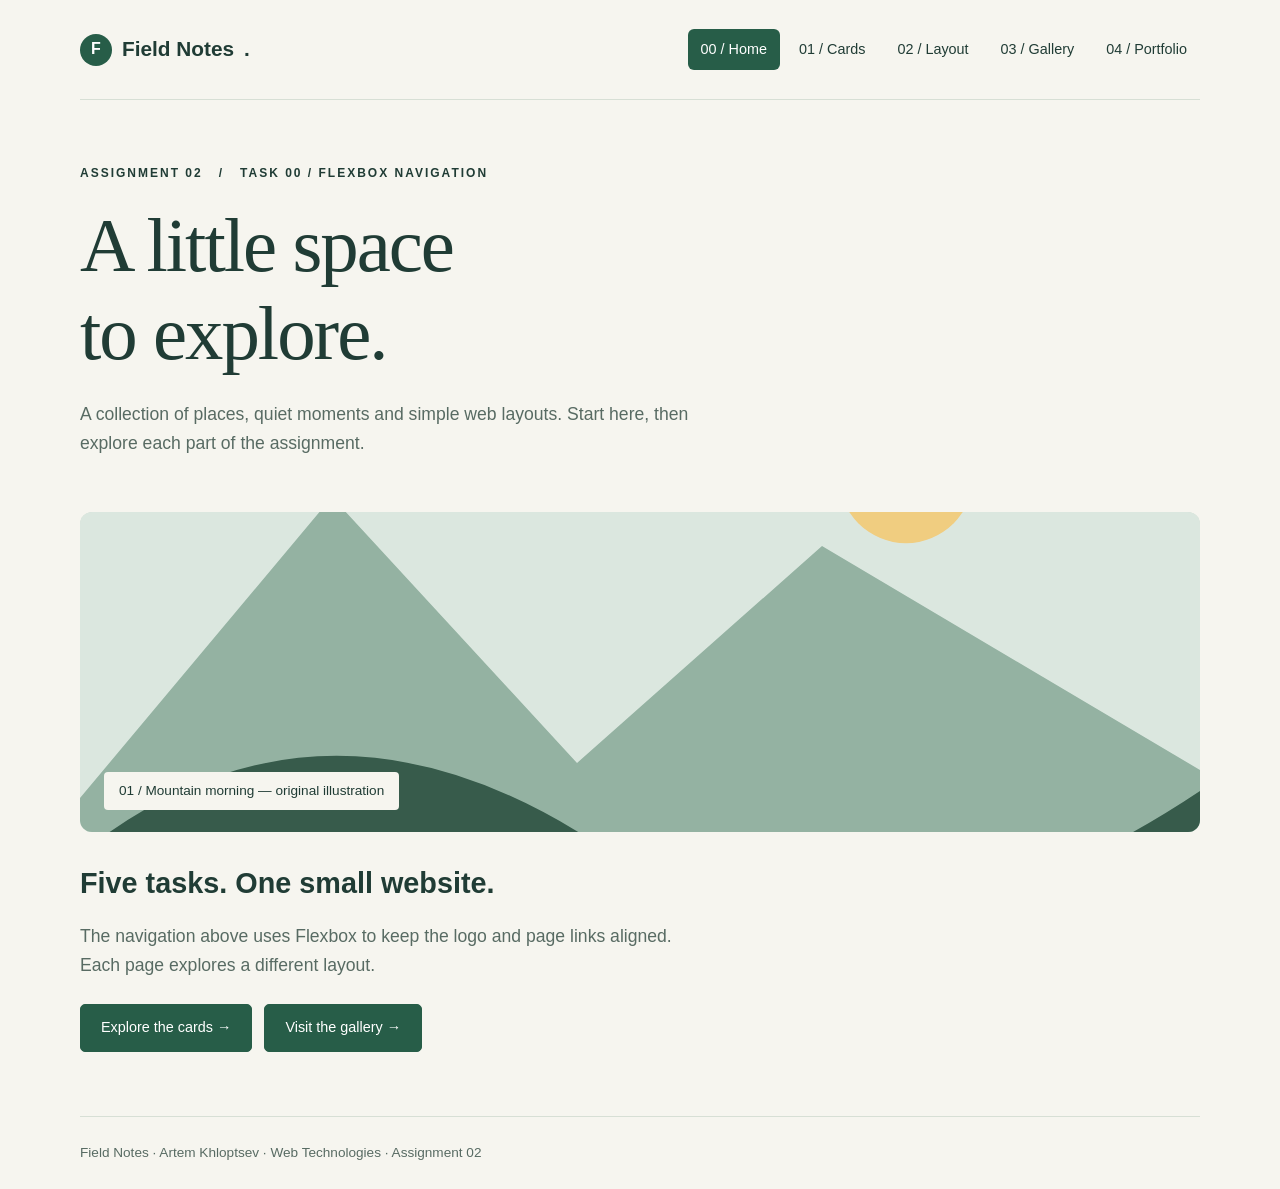
<file: index.html>
<!doctype html>
<html lang="en">
  <head>
    <meta charset="UTF-8" />
    <meta name="viewport" content="width=device-width, initial-scale=1.0" />
    <meta
      name="description"
      content="Navigation bar. Assignment 2: responsive layouts with CSS Flexbox and Grid." />
    <title>Navigation bar | Field Notes</title>
    <link rel="stylesheet" href="styles.css" />
  </head>
  <body>
    <a class="skip-link" href="#main">Skip to content</a>
    <header class="site-header container">
      <a class="logo" href="index.html"
        ><span class="logo-mark" aria-hidden="true">F</span> Field Notes<span
          aria-hidden="true"
          >.</span
        ></a
      >
      <nav aria-label="Main navigation">
        <ul class="nav-list">
          <li><a href="index.html" aria-current="page">00 / Home</a></li>
          <li><a href="cards.html">01 / Cards</a></li>
          <li><a href="layout.html">02 / Layout</a></li>
          <li><a href="gallery.html">03 / Gallery</a></li>
          <li><a href="portfolio.html">04 / Portfolio</a></li>
        </ul>
      </nav>
    </header>
    <main id="main" class="container">
      <div class="page-intro">
        <p class="eyebrow">
          Assignment 02 &nbsp; / &nbsp; Task 00 / Flexbox navigation
        </p>
        <h1>A little space<br />to explore.</h1>
        <p class="lead">
          A collection of places, quiet moments and simple web layouts. Start
          here, then explore each part of the assignment.
        </p>
      </div>
      <figure class="home-visual">
        <img
          src="images/mountains.svg"
          alt="Green mountain layers beneath a warm morning sun"
          width="800"
          height="500" />
        <figcaption>
          01 / Mountain morning &mdash; original illustration
        </figcaption>
      </figure>
      <h2 class="section-heading">Five tasks. One small website.</h2>
      <p class="lead">
        The navigation above uses Flexbox to keep the logo and page links
        aligned. Each page explores a different layout.
      </p>
      <div class="task-links">
        <a class="button" href="cards.html">Explore the cards &rarr;</a
        ><a class="button" href="gallery.html">Visit the gallery &rarr;</a>
      </div>
    </main>
    <footer class="site-footer container">
      Field Notes &middot; Artem Khloptsev &middot; Web Technologies &middot;
      Assignment 02
    </footer>
  </body>
</html>
</file>
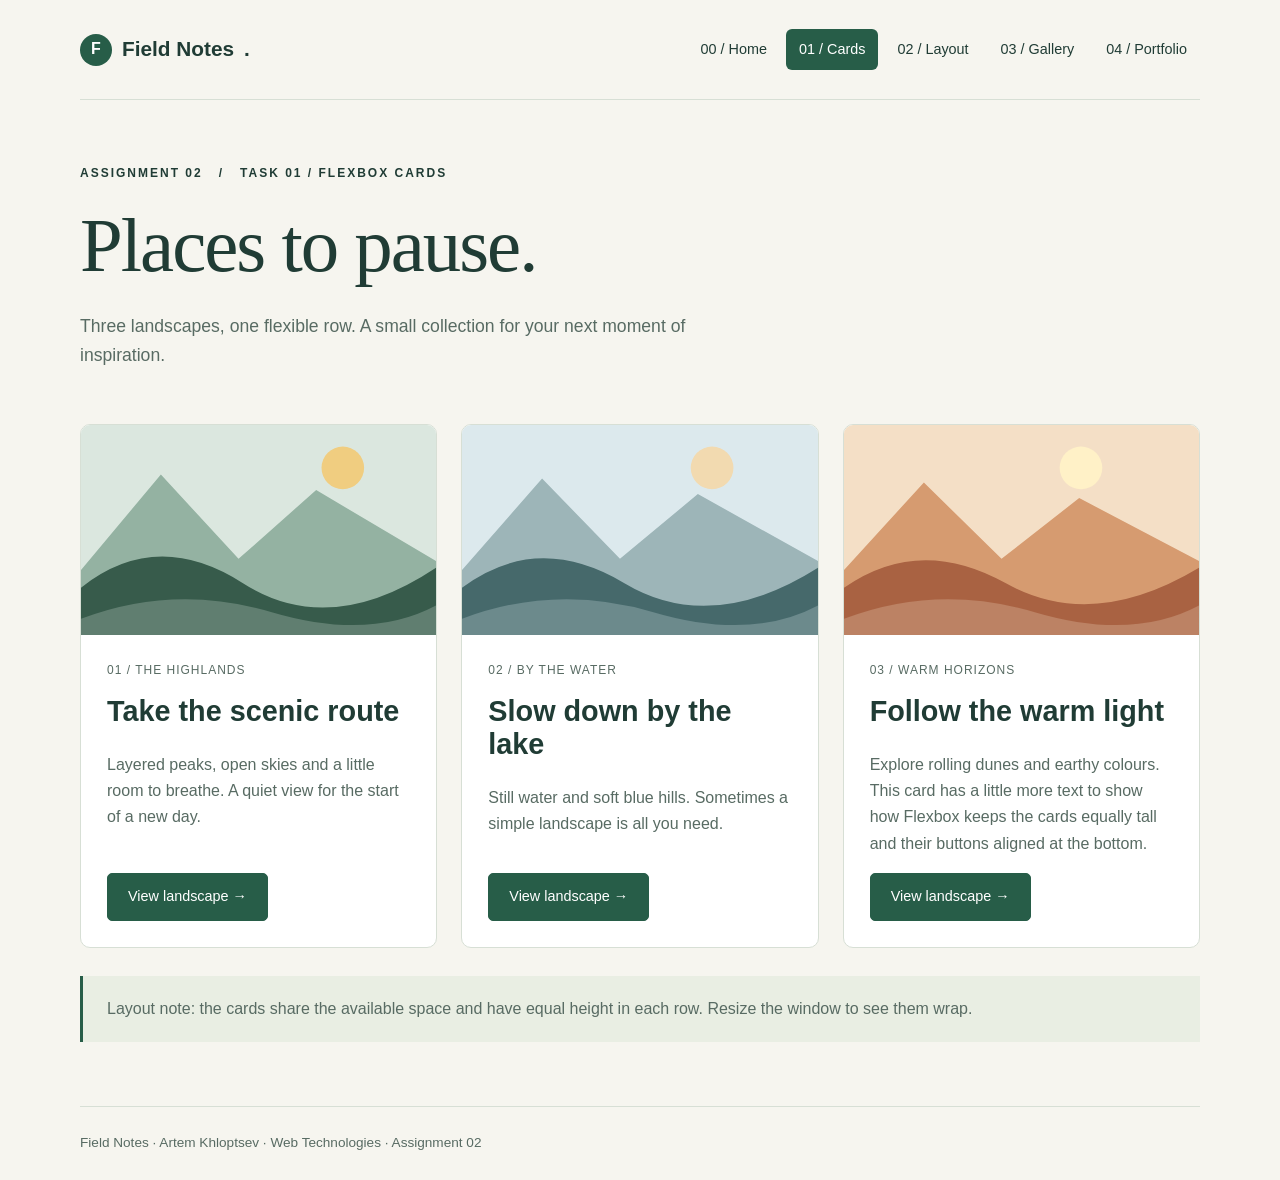
<file: cards.html>
<!doctype html>
<html lang="en">
  <head>
    <meta charset="UTF-8" />
    <meta name="viewport" content="width=device-width, initial-scale=1.0" />
    <meta
      name="description"
      content="Card row. Assignment 2: responsive layouts with CSS Flexbox and Grid." />
    <title>Card row | Field Notes</title>
    <link rel="stylesheet" href="styles.css" />
  </head>
  <body>
    <a class="skip-link" href="#main">Skip to content</a>
    <header class="site-header container">
      <a class="logo" href="index.html"
        ><span class="logo-mark" aria-hidden="true">F</span> Field Notes<span
          aria-hidden="true"
          >.</span
        ></a
      >
      <nav aria-label="Main navigation">
        <ul class="nav-list">
          <li><a href="index.html">00 / Home</a></li>
          <li><a href="cards.html" aria-current="page">01 / Cards</a></li>
          <li><a href="layout.html">02 / Layout</a></li>
          <li><a href="gallery.html">03 / Gallery</a></li>
          <li><a href="portfolio.html">04 / Portfolio</a></li>
        </ul>
      </nav>
    </header>
    <main id="main" class="container">
      <div class="page-intro">
        <p class="eyebrow">
          Assignment 02 &nbsp; / &nbsp; Task 01 / Flexbox cards
        </p>
        <h1>Places to pause.</h1>
        <p class="lead">
          Three landscapes, one flexible row. A small collection for your next
          moment of inspiration.
        </p>
      </div>
      <section class="card-row" aria-label="Featured landscapes">
        <article class="card">
          <img
            src="images/mountains.svg"
            alt="Illustrated mountains landscape"
            width="800"
            height="500" />
          <div class="card-body">
            <span class="card-number">01 / THE HIGHLANDS</span>
            <h2>Take the scenic route</h2>
            <p>
              Layered peaks, open skies and a little room to breathe. A quiet
              view for the start of a new day.
            </p>
            <a class="button" href="gallery.html#mountains"
              >View landscape &rarr;</a
            >
          </div>
        </article>
        <article class="card">
          <img
            src="images/lake.svg"
            alt="Illustrated lake landscape"
            width="800"
            height="500" />
          <div class="card-body">
            <span class="card-number">02 / BY THE WATER</span>
            <h2>Slow down by the lake</h2>
            <p>
              Still water and soft blue hills. Sometimes a simple landscape is
              all you need.
            </p>
            <a class="button" href="gallery.html#lake">View landscape &rarr;</a>
          </div>
        </article>
        <article class="card">
          <img
            src="images/desert.svg"
            alt="Illustrated desert landscape"
            width="800"
            height="500" />
          <div class="card-body">
            <span class="card-number">03 / WARM HORIZONS</span>
            <h2>Follow the warm light</h2>
            <p>
              Explore rolling dunes and earthy colours. This card has a little
              more text to show how Flexbox keeps the cards equally tall and
              their buttons aligned at the bottom.
            </p>
            <a class="button" href="gallery.html#desert"
              >View landscape &rarr;</a
            >
          </div>
        </article>
      </section>
      <p class="note">
        Layout note: the cards share the available space and have equal height
        in each row. Resize the window to see them wrap.
      </p>
    </main>
    <footer class="site-footer container">
      Field Notes &middot; Artem Khloptsev &middot; Web Technologies &middot;
      Assignment 02
    </footer>
  </body>
</html>
</file>
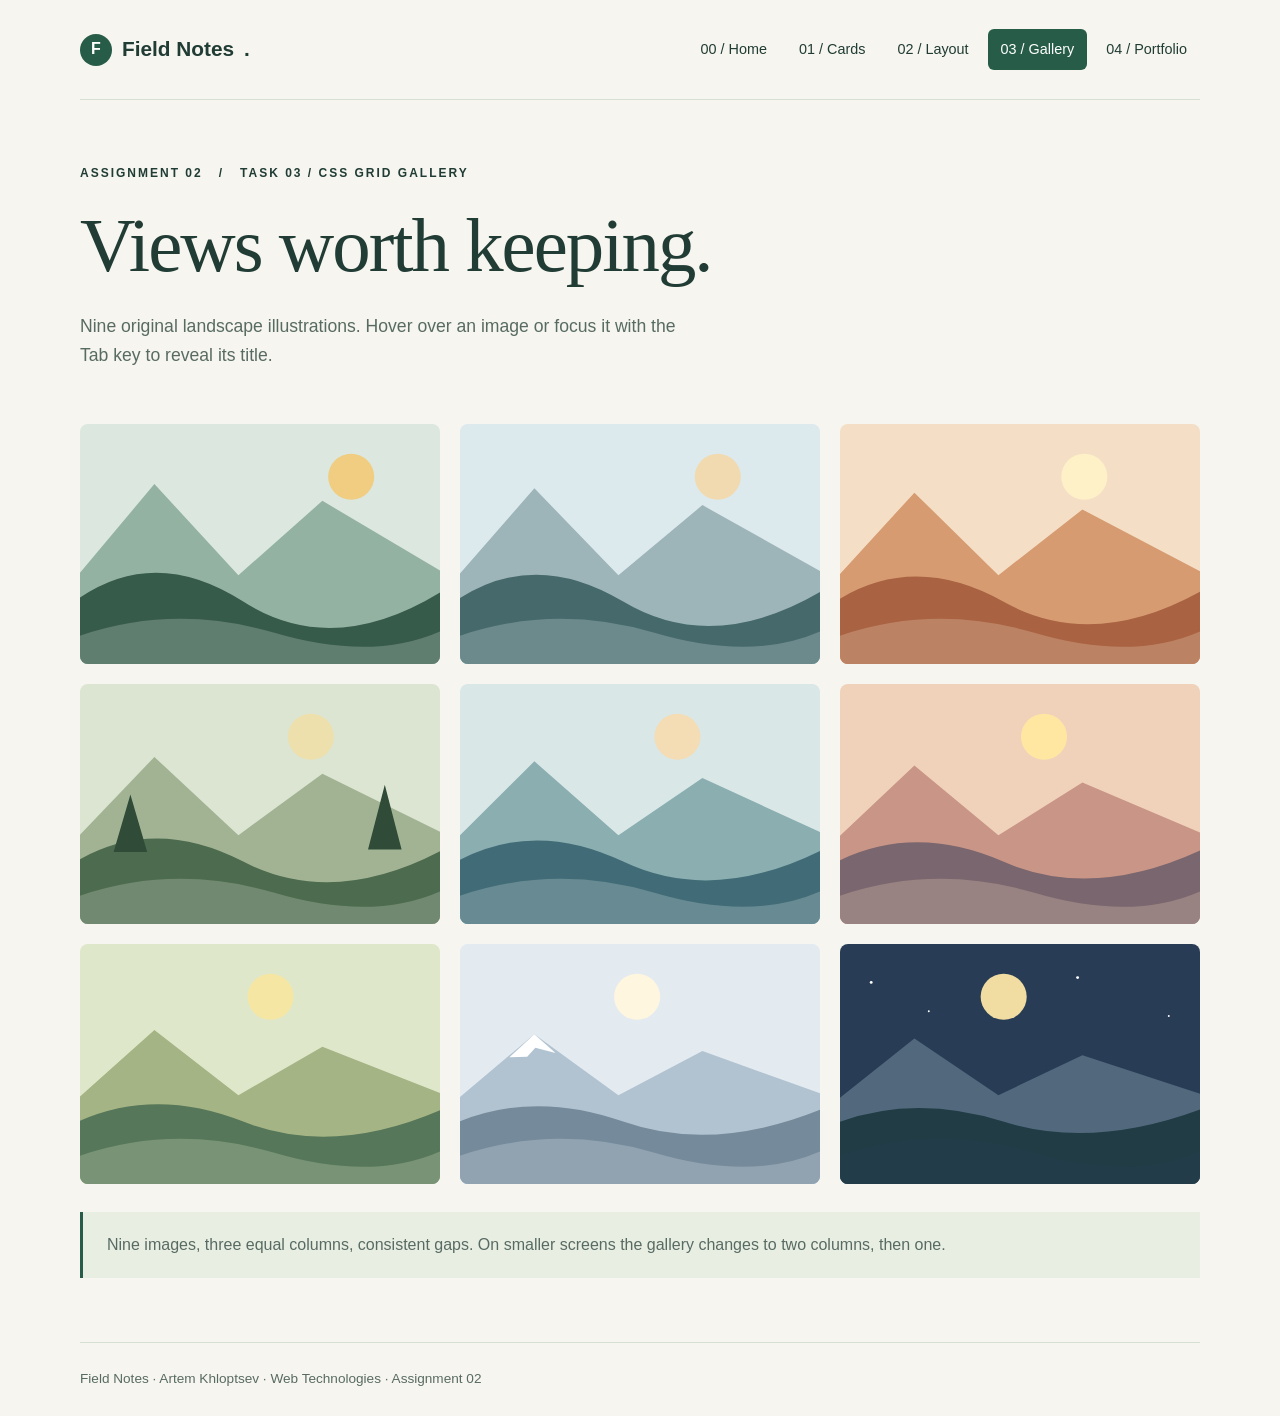
<file: gallery.html>
<!doctype html>
<html lang="en">
  <head>
    <meta charset="UTF-8" />
    <meta name="viewport" content="width=device-width, initial-scale=1.0" />
    <meta
      name="description"
      content="Image gallery. Assignment 2: responsive layouts with CSS Flexbox and Grid." />
    <title>Image gallery | Field Notes</title>
    <link rel="stylesheet" href="styles.css" />
  </head>
  <body>
    <a class="skip-link" href="#main">Skip to content</a>
    <header class="site-header container">
      <a class="logo" href="index.html"
        ><span class="logo-mark" aria-hidden="true">F</span> Field Notes<span
          aria-hidden="true"
          >.</span
        ></a
      >
      <nav aria-label="Main navigation">
        <ul class="nav-list">
          <li><a href="index.html">00 / Home</a></li>
          <li><a href="cards.html">01 / Cards</a></li>
          <li><a href="layout.html">02 / Layout</a></li>
          <li><a href="gallery.html" aria-current="page">03 / Gallery</a></li>
          <li><a href="portfolio.html">04 / Portfolio</a></li>
        </ul>
      </nav>
    </header>
    <main id="main" class="container">
      <div class="page-intro">
        <p class="eyebrow">
          Assignment 02 &nbsp; / &nbsp; Task 03 / CSS Grid gallery
        </p>
        <h1>Views worth keeping.</h1>
        <p class="lead">
          Nine original landscape illustrations. Hover over an image or focus it
          with the Tab key to reveal its title.
        </p>
      </div>
      <section class="gallery" aria-label="Landscape collection">
        <figure
          class="gallery-item"
          id="mountains"
          tabindex="0"
          aria-label="Mountain morning">
          <img
            src="images/mountains.svg"
            alt="Mountain morning, a layered landscape illustration"
            width="800"
            height="500"
            loading="lazy" />
          <figcaption><span>LANDSCAPE / 01</span>Mountain morning</figcaption>
        </figure>
        <figure
          class="gallery-item"
          id="lake"
          tabindex="0"
          aria-label="Quiet lake">
          <img
            src="images/lake.svg"
            alt="Quiet lake, a layered landscape illustration"
            width="800"
            height="500"
            loading="lazy" />
          <figcaption><span>LANDSCAPE / 02</span>Quiet lake</figcaption>
        </figure>
        <figure
          class="gallery-item"
          id="desert"
          tabindex="0"
          aria-label="Desert light">
          <img
            src="images/desert.svg"
            alt="Desert light, a layered landscape illustration"
            width="800"
            height="500"
            loading="lazy" />
          <figcaption><span>LANDSCAPE / 03</span>Desert light</figcaption>
        </figure>
        <figure
          class="gallery-item"
          id="forest"
          tabindex="0"
          aria-label="Forest trail">
          <img
            src="images/forest.svg"
            alt="Forest trail, a layered landscape illustration"
            width="800"
            height="500"
            loading="lazy" />
          <figcaption><span>LANDSCAPE / 04</span>Forest trail</figcaption>
        </figure>
        <figure
          class="gallery-item"
          id="coast"
          tabindex="0"
          aria-label="Coastal escape">
          <img
            src="images/coast.svg"
            alt="Coastal escape, a layered landscape illustration"
            width="800"
            height="500"
            loading="lazy" />
          <figcaption><span>LANDSCAPE / 05</span>Coastal escape</figcaption>
        </figure>
        <figure
          class="gallery-item"
          id="sunset"
          tabindex="0"
          aria-label="Evening hills">
          <img
            src="images/sunset.svg"
            alt="Evening hills, a layered landscape illustration"
            width="800"
            height="500"
            loading="lazy" />
          <figcaption><span>LANDSCAPE / 06</span>Evening hills</figcaption>
        </figure>
        <figure
          class="gallery-item"
          id="valley"
          tabindex="0"
          aria-label="Green valley">
          <img
            src="images/valley.svg"
            alt="Green valley, a layered landscape illustration"
            width="800"
            height="500"
            loading="lazy" />
          <figcaption><span>LANDSCAPE / 07</span>Green valley</figcaption>
        </figure>
        <figure
          class="gallery-item"
          id="winter"
          tabindex="0"
          aria-label="Winter peaks">
          <img
            src="images/winter.svg"
            alt="Winter peaks, a layered landscape illustration"
            width="800"
            height="500"
            loading="lazy" />
          <figcaption><span>LANDSCAPE / 08</span>Winter peaks</figcaption>
        </figure>
        <figure
          class="gallery-item"
          id="night"
          tabindex="0"
          aria-label="Under the stars">
          <img
            src="images/night.svg"
            alt="Under the stars, a layered landscape illustration"
            width="800"
            height="500"
            loading="lazy" />
          <figcaption><span>LANDSCAPE / 09</span>Under the stars</figcaption>
        </figure>
      </section>
      <p class="note">
        Nine images, three equal columns, consistent gaps. On smaller screens
        the gallery changes to two columns, then one.
      </p>
    </main>
    <footer class="site-footer container">
      Field Notes &middot; Artem Khloptsev &middot; Web Technologies &middot;
      Assignment 02
    </footer>
  </body>
</html>
</file>
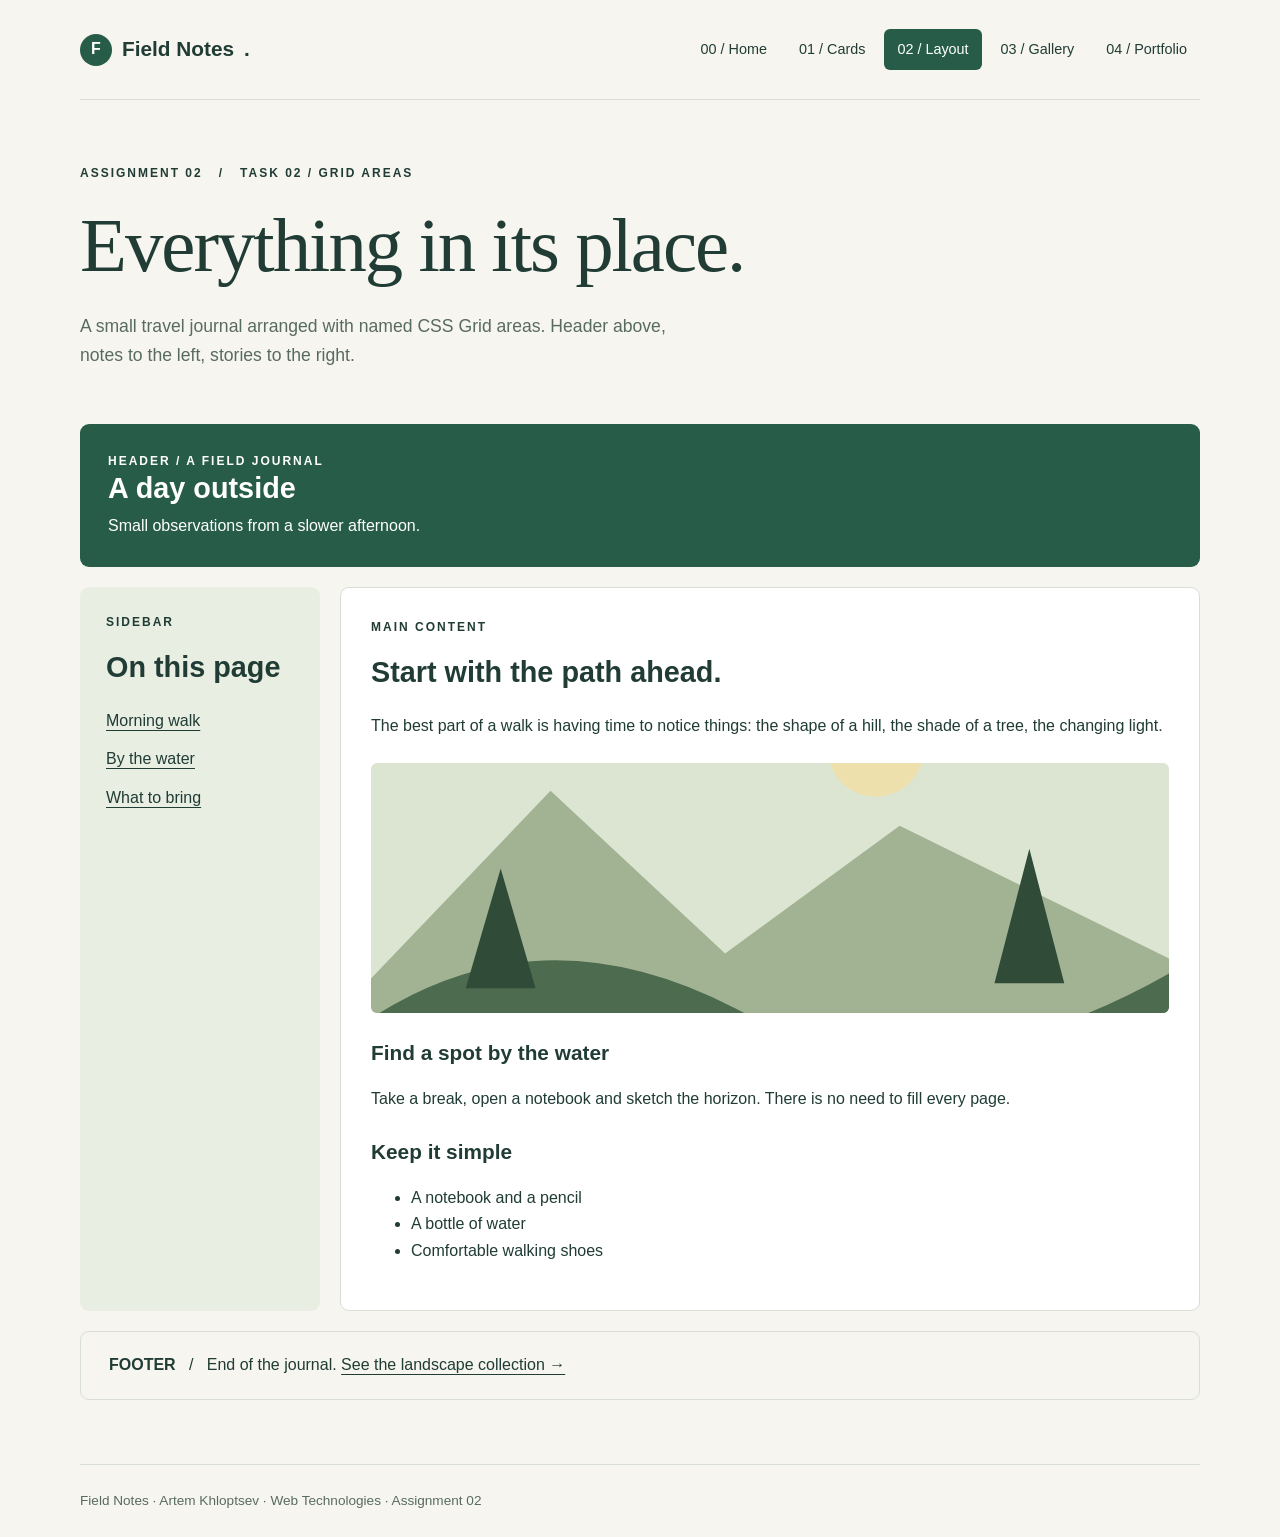
<file: layout.html>
<!doctype html>
<html lang="en">
  <head>
    <meta charset="UTF-8" />
    <meta name="viewport" content="width=device-width, initial-scale=1.0" />
    <meta
      name="description"
      content="Grid page layout. Assignment 2: responsive layouts with CSS Flexbox and Grid." />
    <title>Grid page layout | Field Notes</title>
    <link rel="stylesheet" href="styles.css" />
  </head>
  <body>
    <a class="skip-link" href="#main">Skip to content</a>
    <header class="site-header container">
      <a class="logo" href="index.html"
        ><span class="logo-mark" aria-hidden="true">F</span> Field Notes<span
          aria-hidden="true"
          >.</span
        ></a
      >
      <nav aria-label="Main navigation">
        <ul class="nav-list">
          <li><a href="index.html">00 / Home</a></li>
          <li><a href="cards.html">01 / Cards</a></li>
          <li><a href="layout.html" aria-current="page">02 / Layout</a></li>
          <li><a href="gallery.html">03 / Gallery</a></li>
          <li><a href="portfolio.html">04 / Portfolio</a></li>
        </ul>
      </nav>
    </header>
    <main id="main" class="container">
      <div class="page-intro">
        <p class="eyebrow">
          Assignment 02 &nbsp; / &nbsp; Task 02 / Grid areas
        </p>
        <h1>Everything in its place.</h1>
        <p class="lead">
          A small travel journal arranged with named CSS Grid areas. Header
          above, notes to the left, stories to the right.
        </p>
      </div>
      <div class="layout-grid">
        <header class="layout-header">
          <p class="eyebrow">HEADER / A FIELD JOURNAL</p>
          <h2>A day outside</h2>
          <p>Small observations from a slower afternoon.</p>
        </header>
        <aside class="layout-sidebar" aria-label="Journal navigation">
          <p class="eyebrow">SIDEBAR</p>
          <h2>On this page</h2>
          <nav aria-label="Journal sections">
            <ul class="sidebar-links">
              <li><a href="#morning">Morning walk</a></li>
              <li><a href="#afternoon">By the water</a></li>
              <li><a href="#packing">What to bring</a></li>
            </ul>
          </nav>
        </aside>
        <article class="layout-content">
          <p class="eyebrow">MAIN CONTENT</p>
          <section id="morning">
            <h2>Start with the path ahead.</h2>
            <p>
              The best part of a walk is having time to notice things: the shape
              of a hill, the shade of a tree, the changing light.
            </p>
            <img
              src="images/forest.svg"
              alt="Two pine trees standing among green forest hills"
              width="800"
              height="500" />
          </section>
          <section id="afternoon">
            <h3>Find a spot by the water</h3>
            <p>
              Take a break, open a notebook and sketch the horizon. There is no
              need to fill every page.
            </p>
          </section>
          <section id="packing">
            <h3>Keep it simple</h3>
            <ul>
              <li>A notebook and a pencil</li>
              <li>A bottle of water</li>
              <li>Comfortable walking shoes</li>
            </ul>
          </section>
        </article>
        <footer class="layout-footer">
          <p>
            <b>FOOTER</b> &nbsp; / &nbsp; End of the journal.
            <a href="gallery.html">See the landscape collection &rarr;</a>
          </p>
        </footer>
      </div>
    </main>
    <footer class="site-footer container">
      Field Notes &middot; Artem Khloptsev &middot; Web Technologies &middot;
      Assignment 02
    </footer>
  </body>
</html>
</file>
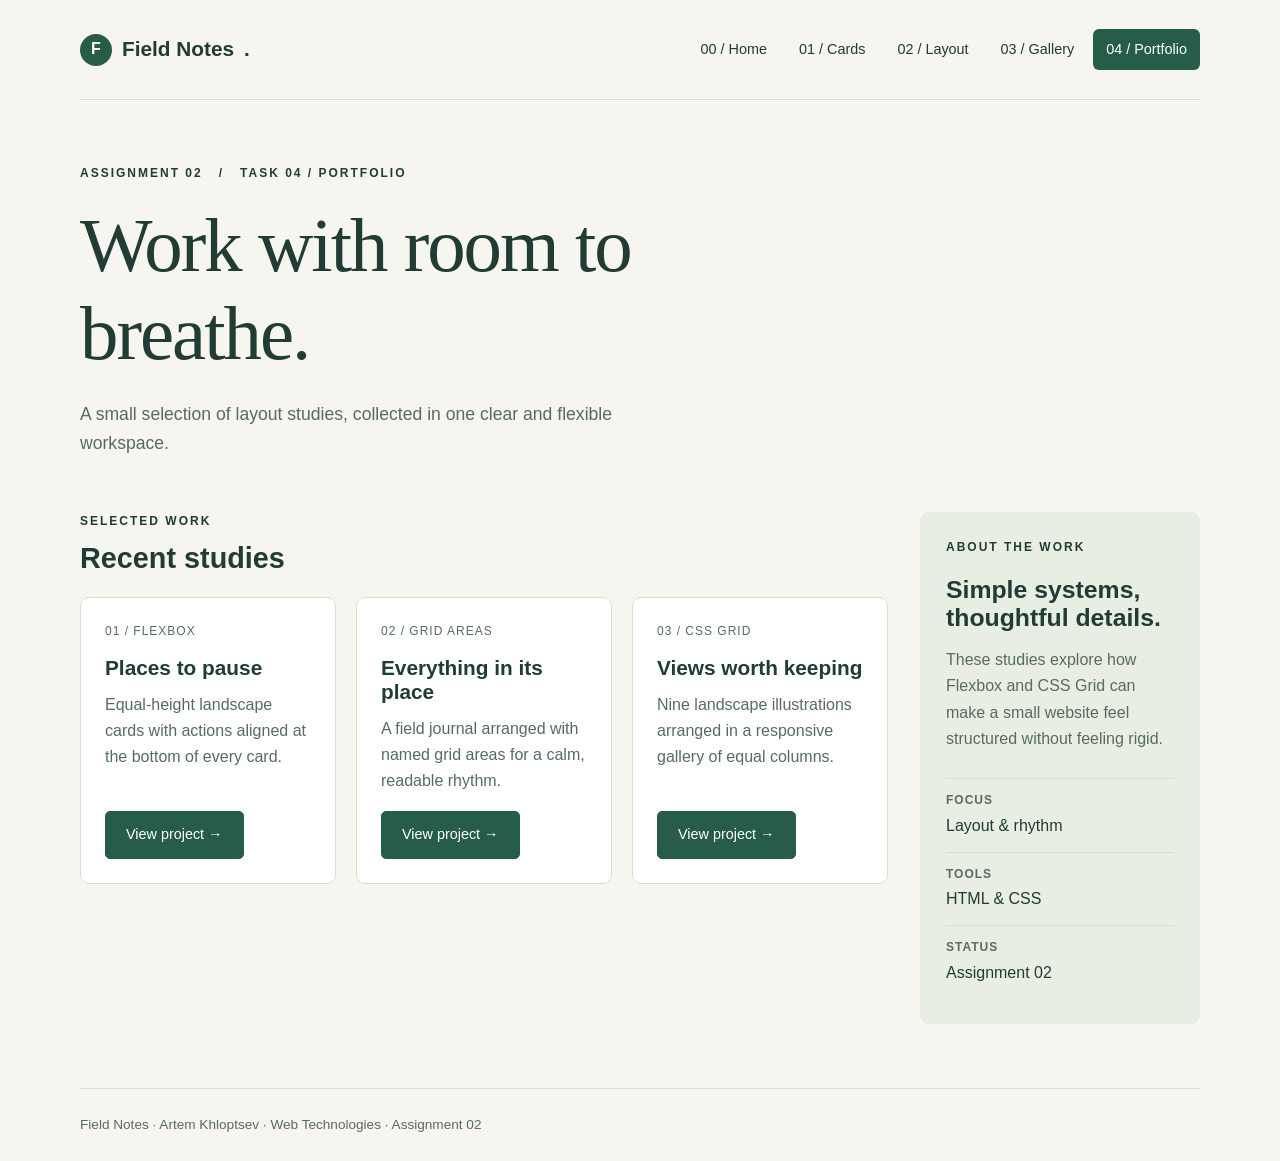
<file: portfolio.html>
<!doctype html>
<html lang="en">
  <head>
    <meta charset="UTF-8" />
    <meta name="viewport" content="width=device-width, initial-scale=1.0" />
    <meta
      name="description"
      content="Portfolio page. Assignment 2: responsive layouts with CSS Flexbox and Grid." />
    <title>Portfolio | Field Notes</title>
    <link rel="stylesheet" href="styles.css" />
  </head>
  <body>
    <a class="skip-link" href="#main">Skip to content</a>
    <header class="site-header container">
      <a class="logo" href="index.html"
        ><span class="logo-mark" aria-hidden="true">F</span> Field Notes<span
          aria-hidden="true"
          >.</span
        ></a
      >
      <nav aria-label="Main navigation">
        <ul class="nav-list">
          <li><a href="index.html">00 / Home</a></li>
          <li><a href="cards.html">01 / Cards</a></li>
          <li><a href="layout.html">02 / Layout</a></li>
          <li><a href="gallery.html">03 / Gallery</a></li>
          <li><a href="portfolio.html" aria-current="page">04 / Portfolio</a></li>
        </ul>
      </nav>
    </header>

    <main id="main" class="container">
      <div class="page-intro">
        <p class="eyebrow">Assignment 02 &nbsp; / &nbsp; Task 04 / Portfolio</p>
        <h1>Work with room to breathe.</h1>
        <p class="lead">
          A small selection of layout studies, collected in one clear and flexible workspace.
        </p>
      </div>

      <div class="portfolio-layout">
        <section class="projects" aria-labelledby="projects-title">
          <div class="portfolio-heading">
            <p class="eyebrow">SELECTED WORK</p>
            <h2 id="projects-title">Recent studies</h2>
          </div>
          <div class="project-list">
            <article class="project-card">
              <span class="card-number">01 / FLEXBOX</span>
              <h3>Places to pause</h3>
              <p>Equal-height landscape cards with actions aligned at the bottom of every card.</p>
              <a class="button" href="cards.html">View project &rarr;</a>
            </article>
            <article class="project-card">
              <span class="card-number">02 / GRID AREAS</span>
              <h3>Everything in its place</h3>
              <p>A field journal arranged with named grid areas for a calm, readable rhythm.</p>
              <a class="button" href="layout.html">View project &rarr;</a>
            </article>
            <article class="project-card">
              <span class="card-number">03 / CSS GRID</span>
              <h3>Views worth keeping</h3>
              <p>Nine landscape illustrations arranged in a responsive gallery of equal columns.</p>
              <a class="button" href="gallery.html">View project &rarr;</a>
            </article>
          </div>
        </section>

        <aside class="portfolio-sidebar" aria-labelledby="about-title">
          <p class="eyebrow">ABOUT THE WORK</p>
          <h2 id="about-title">Simple systems, thoughtful details.</h2>
          <p>
            These studies explore how Flexbox and CSS Grid can make a small website feel structured without feeling rigid.
          </p>
          <dl class="portfolio-facts">
            <div><dt>Focus</dt><dd>Layout &amp; rhythm</dd></div>
            <div><dt>Tools</dt><dd>HTML &amp; CSS</dd></div>
            <div><dt>Status</dt><dd>Assignment 02</dd></div>
          </dl>
        </aside>
      </div>
    </main>

    <footer class="site-footer container">
      Field Notes &middot; Artem Khloptsev &middot; Web Technologies &middot; Assignment 02
    </footer>
  </body>
</html>
</file>
<file: styles.css>
/* Shared styles. Every page uses this one file. */
:root {
  --paper: #f6f5ef;
  --surface: #ffffff;
  --ink: #203c35;
  --muted: #586b63;
  --line: #d7dfd5;
  --accent: #275d48;
  --soft: #e9eee3;
}
* {
  box-sizing: border-box;
}
body {
  margin: 0;
  background: var(--paper);
  color: var(--ink);
  font-family: Arial, sans-serif;
  line-height: 1.65;
}
a {
  color: inherit;
  text-underline-offset: 4px;
}
img {
  display: block;
  width: 100%;
}
h1,
h2,
h3,
p {
  margin-top: 0;
}
h1,
h2,
h3 {
  line-height: 1.15;
}
h1 {
  margin-bottom: 22px;
  font-family: Georgia, serif;
  font-size: clamp(2.7rem, 6vw, 5.2rem);
  font-weight: 400;
  letter-spacing: -2px;
}
h2 {
  font-size: 1.8rem;
}
h3 {
  font-size: 1.3rem;
}
:focus-visible {
  outline: 3px solid #b65b25;
  outline-offset: 5px;
}
.container {
  width: min(1120px, calc(100% - 40px));
  margin-inline: auto;
}
.skip-link {
  position: absolute;
  top: -100px;
  left: 20px;
  padding: 10px;
  background: white;
  z-index: 10;
}
.skip-link:focus {
  top: 10px;
}
/* Task 0: horizontal alignment, vertical centering and gaps with Flexbox. */
.site-header {
  display: flex;
  justify-content: space-between;
  align-items: center;
  gap: 24px;
  min-height: 100px;
  border-bottom: 1px solid var(--line);
}
.logo {
  display: flex;
  align-items: center;
  gap: 10px;
  font-size: 1.3rem;
  font-weight: 700;
  text-decoration: none;
  white-space: nowrap;
}
.logo-mark {
  display: flex;
  align-items: center;
  justify-content: center;
  width: 32px;
  height: 32px;
  border-radius: 50%;
  background: var(--accent);
  color: white;
  font-size: 1rem;
}
.nav-list {
  display: flex;
  flex-wrap: wrap;
  align-items: center;
  gap: 6px;
  margin: 0;
  padding: 0;
  list-style: none;
}
.nav-list a {
  display: block;
  padding: 9px 13px;
  border-radius: 6px;
  font-size: 0.9rem;
  text-decoration: none;
}
.nav-list a:hover {
  background: var(--soft);
}
.nav-list a[aria-current="page"] {
  background: var(--accent);
  color: white;
}
.page-intro {
  padding: 64px 0 36px;
  max-width: 770px;
}
.eyebrow {
  margin-bottom: 18px;
  font-size: 0.75rem;
  font-weight: 700;
  letter-spacing: 2px;
  text-transform: uppercase;
}
.lead {
  max-width: 610px;
  color: var(--muted);
  font-size: 1.1rem;
}
.button {
  display: inline-block;
  padding: 11px 20px;
  border: 1px solid var(--accent);
  border-radius: 5px;
  background: var(--accent);
  color: white;
  font: inherit;
  font-size: 0.9rem;
  text-align: center;
  text-decoration: none;
  transition: background 0.2s;
}
.button:hover {
  background: #183f30;
}
.section-heading {
  margin: 35px 0 22px;
}
.site-footer {
  margin-top: 64px;
  padding: 25px 0;
  border-top: 1px solid var(--line);
  color: var(--muted);
  font-size: 0.85rem;
}
.home-visual {
  margin: 0;
  position: relative;
  overflow: hidden;
  border-radius: 12px;
  background: #d5e0d5;
}
.home-visual img {
  height: 320px;
  object-fit: cover;
}
.home-visual figcaption {
  position: absolute;
  bottom: 22px;
  left: 24px;
  background: var(--paper);
  border-radius: 4px;
  padding: 8px 15px;
  font-size: 0.85rem;
}
.task-links {
  display: flex;
  flex-wrap: wrap;
  gap: 12px;
  margin-top: 24px;
}
@media (max-width: 760px) {
  .site-header {
    flex-direction: column;
    align-items: flex-start;
    gap: 15px;
    padding: 20px 0;
  }
  .nav-list {
    gap: 4px;
  }
  .nav-list a {
    padding: 8px 10px;
  }
  .page-intro {
    padding-top: 40px;
  }
  .home-visual img {
    height: 240px;
  }
}
@media (prefers-reduced-motion: reduce) {
  *,
  *::before,
  *::after {
    transition: none !important;
  }
}

/* Task 1: equal-height cards in a wrapping Flexbox row. */
.card-row {
  display: flex;
  flex-wrap: wrap;
  align-items: stretch;
  gap: 24px;
}
.card {
  display: flex;
  flex-direction: column;
  flex: 1 1 260px;
  min-width: 0;
  overflow: hidden;
  border: 1px solid var(--line);
  border-radius: 10px;
  background: var(--surface);
  transition:
    transform 0.2s,
    box-shadow 0.2s;
}
.card:hover {
  transform: translateY(-5px);
  box-shadow: 0 12px 24px #203c3512;
}
.card > img {
  height: 210px;
  object-fit: cover;
}
.card-body {
  display: flex;
  flex-direction: column;
  flex: 1;
  align-items: flex-start;
  padding: 26px;
}
.card-body p {
  color: var(--muted);
}
.card-body .button {
  margin-top: auto;
}
.card-number {
  margin-bottom: 14px;
  color: var(--muted);
  font-size: 0.75rem;
  letter-spacing: 1px;
}
.note {
  margin-top: 28px;
  padding: 20px 24px;
  border-left: 3px solid var(--accent);
  background: var(--soft);
  color: var(--muted);
}

/* Task 2: named Grid areas, explicit columns and rows. */
.layout-grid {
  display: grid;
  grid-template-columns: 240px minmax(0, 1fr);
  grid-template-rows: auto 1fr auto;
  grid-template-areas: "header header" "sidebar content" "footer footer";
  gap: 20px;
}
.layout-header {
  grid-area: header;
  padding: 28px;
  border-radius: 9px;
  background: var(--accent);
  color: white;
}
.layout-header h2 {
  margin-bottom: 8px;
}
.layout-header p,
.layout-footer p {
  margin-bottom: 0;
}
.layout-sidebar {
  grid-area: sidebar;
  padding: 26px;
  border-radius: 9px;
  background: var(--soft);
}
.sidebar-links {
  display: flex;
  flex-direction: column;
  gap: 12px;
  padding: 0;
  list-style: none;
}
.layout-content {
  grid-area: content;
  min-width: 0;
  padding: 30px;
  border: 1px solid var(--line);
  border-radius: 9px;
  background: white;
}
.layout-content img {
  max-height: 250px;
  margin: 24px 0;
  border-radius: 6px;
  object-fit: cover;
}
.layout-content section + section {
  margin-top: 28px;
}
.layout-footer {
  grid-area: footer;
  padding: 20px 28px;
  border: 1px solid var(--line);
  border-radius: 9px;
}
/* Task 3: nine images in equal-width columns and equal-height rows. */
.gallery {
  display: grid;
  grid-template-columns: repeat(3, minmax(0, 1fr));
  grid-auto-rows: 240px;
  gap: 20px;
}
.gallery-item {
  position: relative;
  margin: 0;
  overflow: hidden;
  border-radius: 8px;
  scroll-margin-top: 24px;
}
.gallery-item img {
  height: 100%;
  object-fit: cover;
  transition: transform 0.25s;
}
.gallery-item figcaption {
  position: absolute;
  inset: auto 0 0;
  padding: 38px 20px 18px;
  background: linear-gradient(transparent, #10251fe6);
  color: white;
  opacity: 0;
  transform: translateY(8px);
  transition:
    opacity 0.25s,
    transform 0.25s;
}
.gallery-item:hover figcaption,
.gallery-item:focus figcaption,
.gallery-item:target figcaption {
  opacity: 1;
  transform: translateY(0);
}
.gallery-item:hover img {
  transform: scale(1.04);
}
.gallery-item:target {
  outline: 3px solid var(--accent);
  outline-offset: 4px;
}
.gallery-item figcaption span {
  display: block;
  font-size: 0.75rem;
  letter-spacing: 1px;
}
.portfolio-layout {
  display: grid;
  grid-template-columns: minmax(0, 1fr) 280px;
  gap: 32px;
  align-items: start;
}
.portfolio-heading {
  margin-bottom: 22px;
}
.portfolio-heading .eyebrow {
  margin-bottom: 10px;
}
.portfolio-heading h2 {
  margin-bottom: 0;
}
.project-list {
  display: grid;
  grid-template-columns: repeat(3, minmax(0, 1fr));
  gap: 20px;
}
.project-card {
  display: flex;
  flex-direction: column;
  align-items: flex-start;
  min-height: 280px;
  padding: 24px;
  border: 1px solid var(--line);
  border-radius: 9px;
  background: var(--surface);
}
.project-card h3 {
  margin-bottom: 12px;
}
.project-card p {
  color: var(--muted);
}
.project-card .button {
  margin-top: auto;
}
.portfolio-sidebar {
  padding: 26px;
  border-radius: 9px;
  background: var(--soft);
}
.portfolio-sidebar h2 {
  margin-bottom: 14px;
  font-size: 1.55rem;
}
.portfolio-sidebar > p:not(.eyebrow) {
  color: var(--muted);
}
.portfolio-facts {
  margin: 26px 0 0;
}
.portfolio-facts div {
  padding: 12px 0;
  border-top: 1px solid var(--line);
}
.portfolio-facts dt {
  color: var(--muted);
  font-size: 0.75rem;
  font-weight: 700;
  letter-spacing: 1px;
  text-transform: uppercase;
}
.portfolio-facts dd {
  margin: 2px 0 0;
}
@media (max-width: 760px) {
  .layout-grid {
    grid-template-columns: minmax(0, 1fr);
    grid-template-rows: auto auto 1fr auto;
    grid-template-areas: "header" "sidebar" "content" "footer";
  }
  .gallery {
    grid-template-columns: repeat(2, minmax(0, 1fr));
    grid-auto-rows: 210px;
  }
  .portfolio-layout {
    grid-template-columns: minmax(0, 1fr);
  }
  .project-list {
    grid-template-columns: 1fr;
  }
}
@media (max-width: 480px) {
  .gallery {
    grid-template-columns: minmax(0, 1fr);
  }
}
@media (hover: none) {
  .gallery-item figcaption {
    opacity: 1;
    transform: none;
  }
}
</file>
